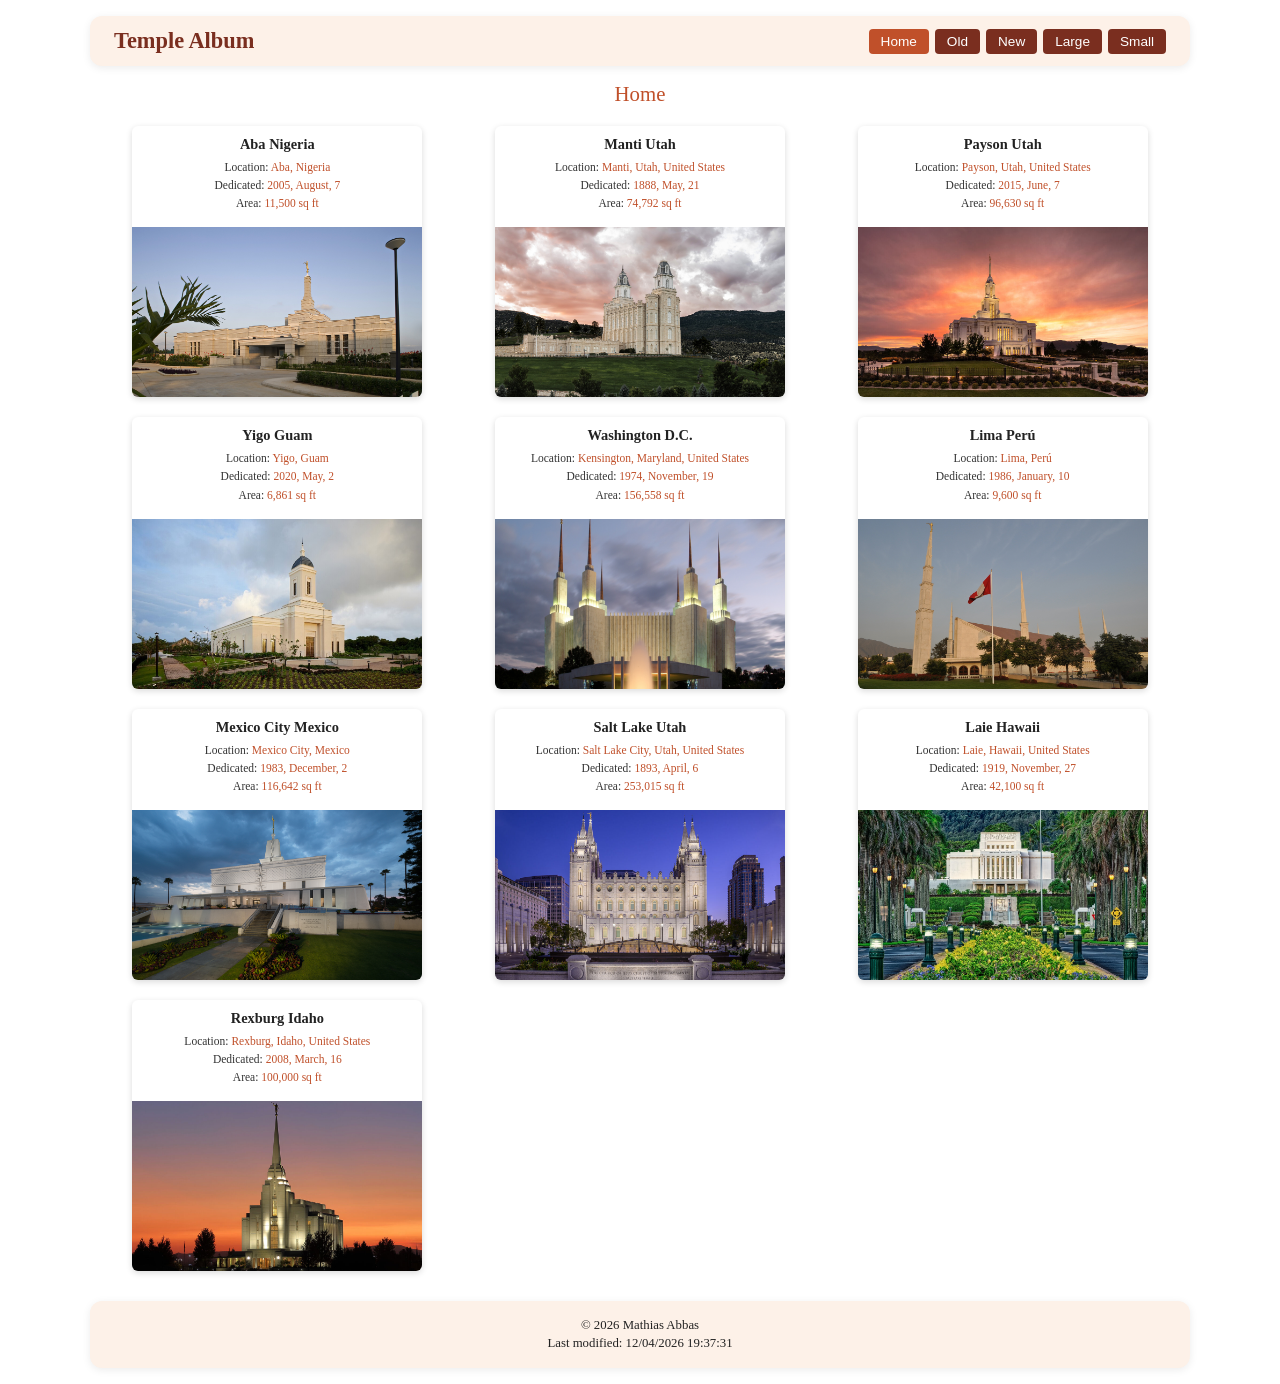
<file: filtered-temples.html>
<!DOCTYPE html>
<html lang="en">
<head>
    <meta charset="UTF-8">
    <meta name="viewport" content="width=device-width, initial-scale=1.0">
    <title>Filtered Temples</title>
    <meta name="description" content="A photo album of temples around the world, filterable by age and size.">
    <link rel="stylesheet" href="filtered-temples.css">
</head>
<body>
    <header class="site-header">
        <h1 class="site-title">Temple Album</h1>
        <nav class="filters">
            <button class="filter-btn active" data-filter="home">Home</button>
            <button class="filter-btn" data-filter="old">Old</button>
            <button class="filter-btn" data-filter="new">New</button>
            <button class="filter-btn" data-filter="large">Large</button>
            <button class="filter-btn" data-filter="small">Small</button>
        </nav>
    </header>

    <main>
        <h2 class="page-heading" id="page-heading">Home</h2>
        <!-- Temple cards are generated by filtered-temples.js -->
        <section class="gallery" id="temple-cards"></section>
    </main>

    <footer class="site-footer">
        <p>&copy; 2026 Mathias Abbas</p>
        <p id="last-modified"></p>
    </footer>

    <script src="filtered-temples.js" defer></script>
</body>
</html>
</file>
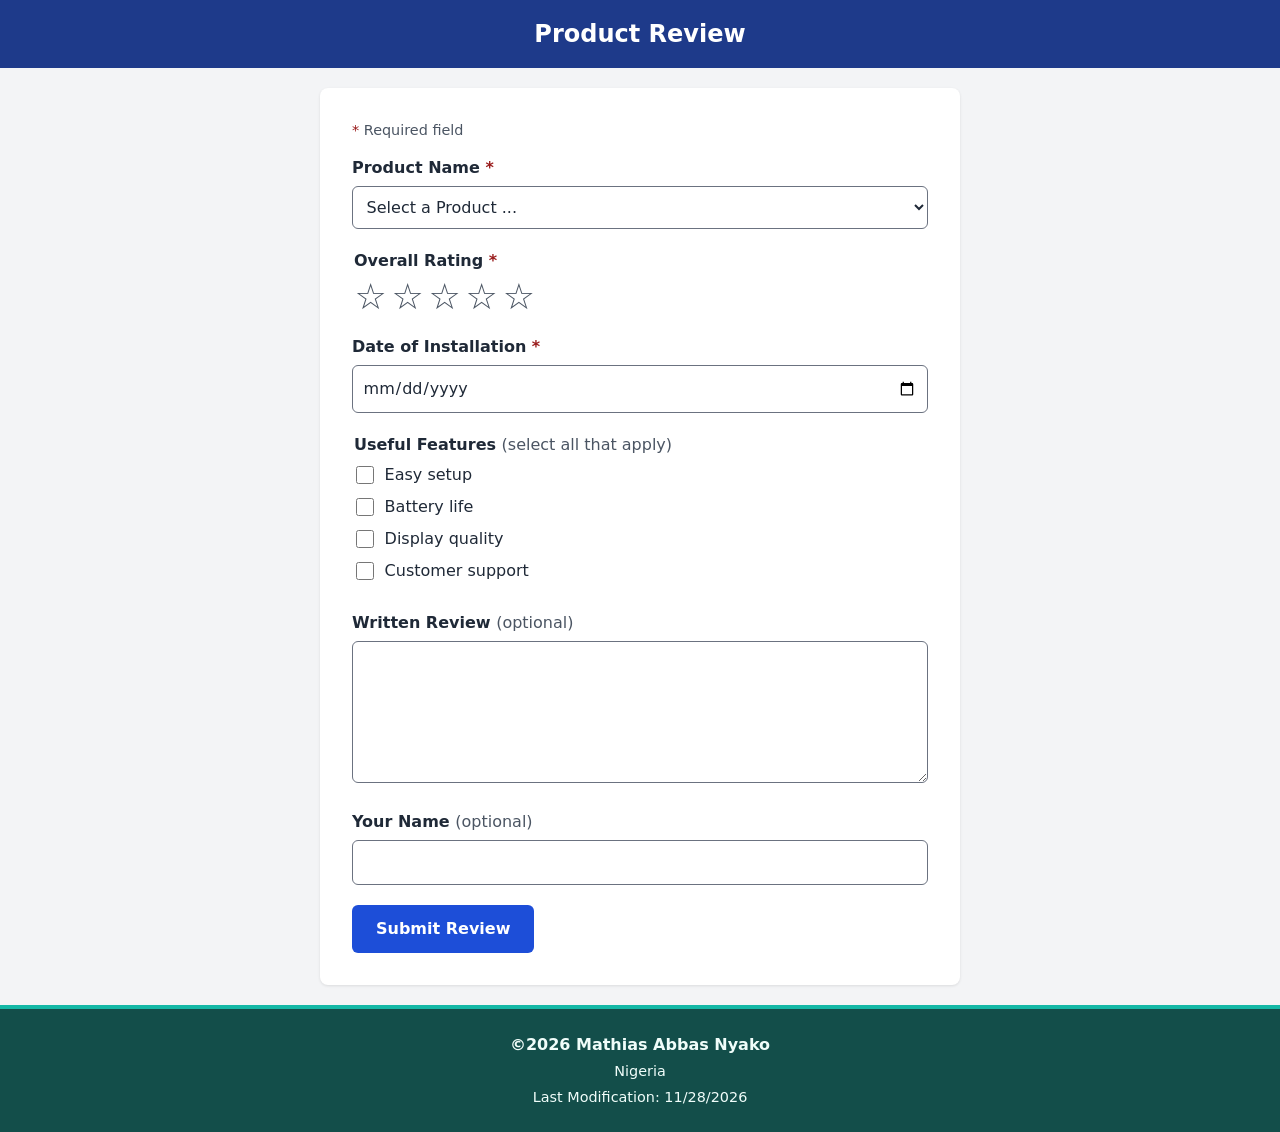
<file: form.html>
<!DOCTYPE html>
<html lang="en">
<head>
  <meta charset="UTF-8">
  <meta name="viewport" content="width=device-width, initial-scale=1.0">
  <meta name="description" content="Submit a review for a product, including its rating, installation date, and useful features.">
  <title>Product Review Form</title>
  <link rel="stylesheet" href="styles/form.css">
</head>
<body>
  <header>
    <h1>Product Review</h1>
  </header>

  <main>
    <form method="get" action="review.html">
      <p class="required-note"><span class="req">*</span> Required field</p>

      <div class="field">
        <label for="product">Product Name <span class="req">*</span></label>
        <select id="product" name="product" required>
          <option value="" disabled selected>Select a Product ...</option>
        </select>
      </div>

      <fieldset class="field">
        <legend>Overall Rating <span class="req">*</span></legend>
        <!-- Stars are in reverse DOM order so the CSS sibling selector can fill them left to right -->
        <div class="stars">
          <input type="radio" id="rate5" name="rating" value="5" class="sr-only" required>
          <label for="rate5"><span class="sr-only">5 stars</span></label>

          <input type="radio" id="rate4" name="rating" value="4" class="sr-only">
          <label for="rate4"><span class="sr-only">4 stars</span></label>

          <input type="radio" id="rate3" name="rating" value="3" class="sr-only">
          <label for="rate3"><span class="sr-only">3 stars</span></label>

          <input type="radio" id="rate2" name="rating" value="2" class="sr-only">
          <label for="rate2"><span class="sr-only">2 stars</span></label>

          <input type="radio" id="rate1" name="rating" value="1" class="sr-only">
          <label for="rate1"><span class="sr-only">1 star</span></label>
        </div>
      </fieldset>

      <div class="field">
        <label for="install-date">Date of Installation <span class="req">*</span></label>
        <input type="date" id="install-date" name="installDate" required>
      </div>

      <fieldset class="field checks">
        <legend>Useful Features <span class="hint">(select all that apply)</span></legend>
        <label for="feat-setup"><input type="checkbox" id="feat-setup" name="features" value="easy-setup"> Easy setup</label>
        <label for="feat-battery"><input type="checkbox" id="feat-battery" name="features" value="battery-life"> Battery life</label>
        <label for="feat-display"><input type="checkbox" id="feat-display" name="features" value="display"> Display quality</label>
        <label for="feat-support"><input type="checkbox" id="feat-support" name="features" value="support"> Customer support</label>
      </fieldset>

      <div class="field">
        <label for="review">Written Review <span class="hint">(optional)</span></label>
        <textarea id="review" name="review" rows="5"></textarea>
      </div>

      <div class="field">
        <label for="user-name">Your Name <span class="hint">(optional)</span></label>
        <input type="text" id="user-name" name="userName" autocomplete="name">
      </div>

      <input type="submit" value="Submit Review">
    </form>
  </main>

  <footer>
    <p>©2026 Mathias Abbas Nyako</p>
    <p>Nigeria</p>
    <p>Last Modification: 11/28/2026</p>
  </footer>

  <script src="scripts/form.js"></script>
</body>
</html>
</file>
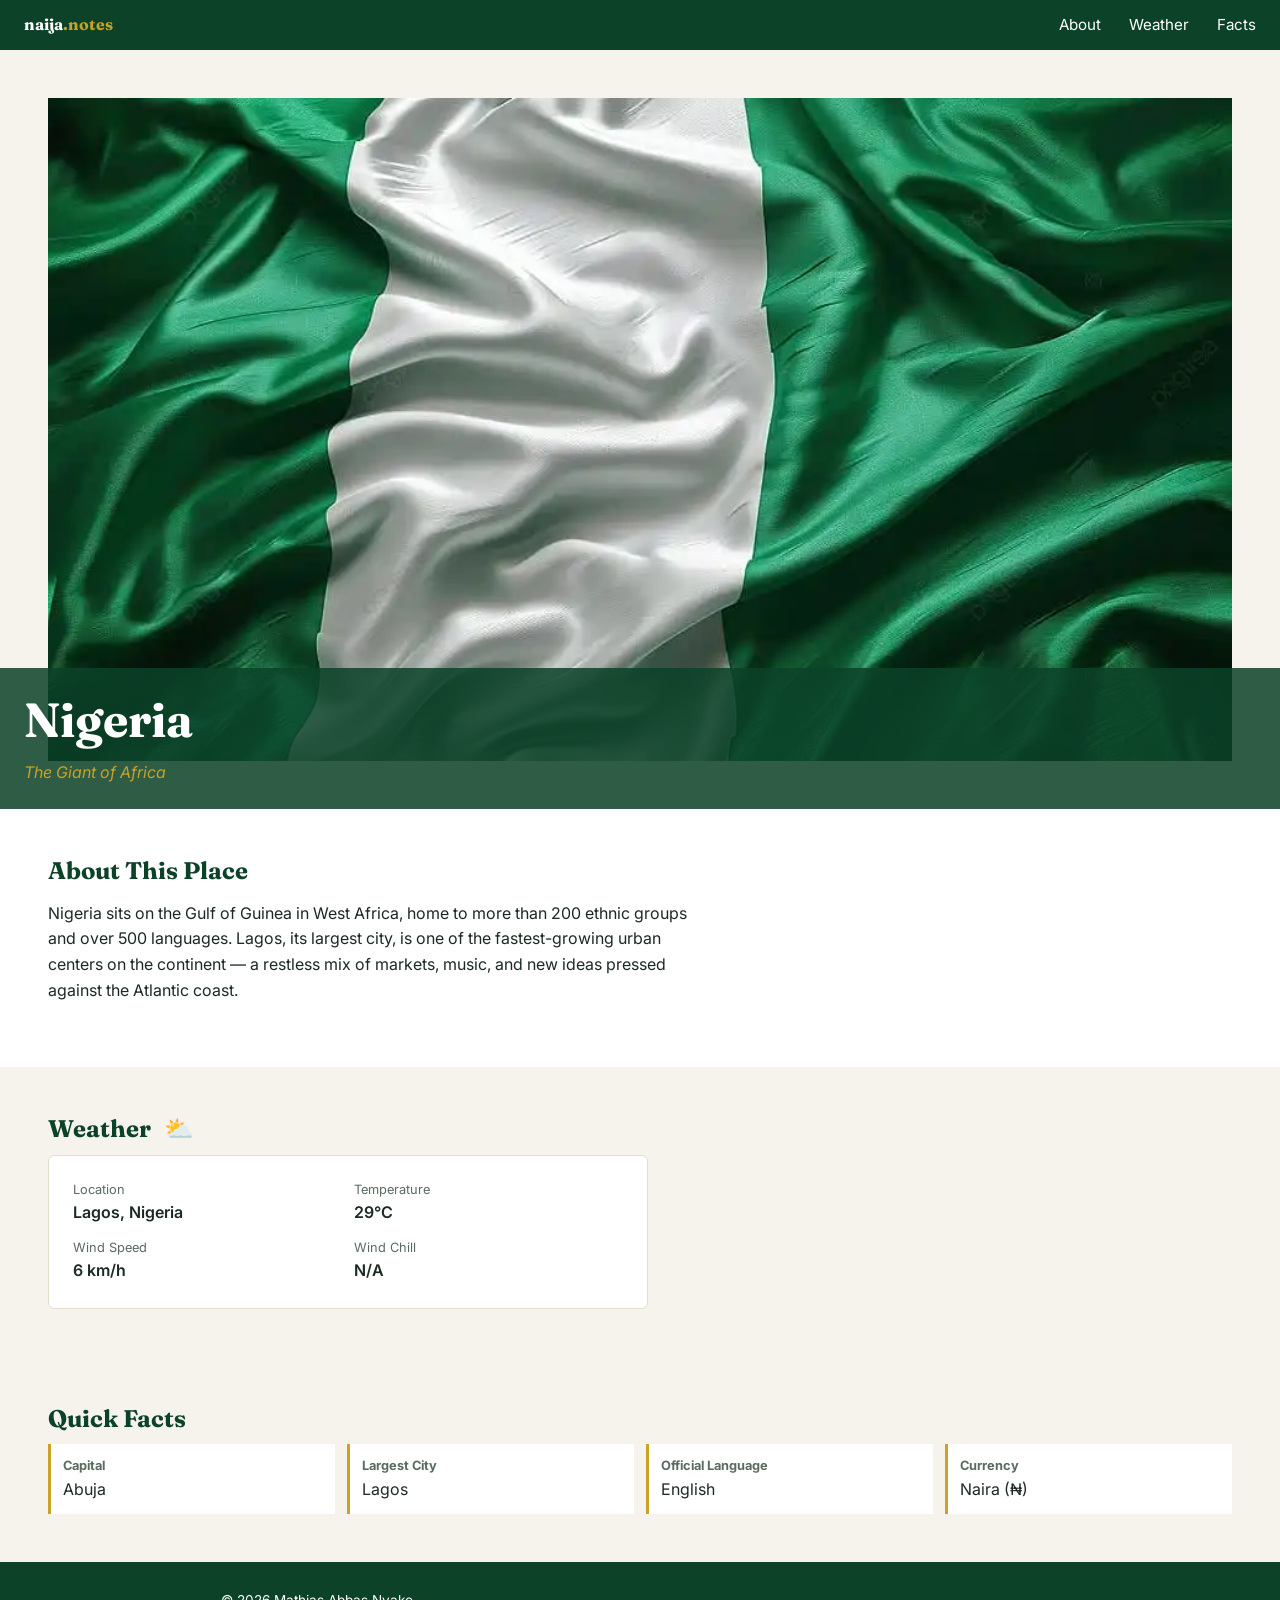
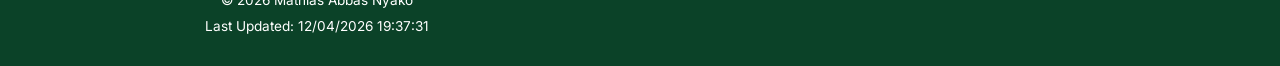
<file: place.html>
<!DOCTYPE html>
<html lang="en">
<head>
  <meta charset="UTF-8" />
  <meta name="viewport" content="width=device-width, initial-scale=1.0" />
  <meta name="author" content="Mathias Abbas Nyako" />
  <title>Nigeria — The Giant of Africa</title>
  <meta name="description" content="Explore Nigeria, including Lagos, its climate, culture, geography, and the places that make it the Giant of Africa.">
  <link rel="preconnect" href="https://fonts.googleapis.com" />
  <link rel="preconnect" href="https://fonts.gstatic.com" crossorigin />
  <link
    href="https://fonts.googleapis.com/css2?family=Fraunces:ital,wght@0,500;0,700;1,500&family=Inter:wght@400;500;600&display=swap"
    rel="stylesheet"
  />

  <link rel="stylesheet" href="styles/place.css" />
  <script src="scripts/place.js" defer></script>
</head>
<body>

  <header class="site-header">
    <p class="wordmark">naija<span>.notes</span></p>
    <nav>
      <a href="#about">About</a>
      <a href="#weather">Weather</a>
      <a href="#facts">Facts</a>
    </nav>
  </header>

  <main>

    <section class="hero">
      <picture>
        <source media="(min-width: 700px)" srcset="images/nigeria-wide.webp" />
        <img
          src="images/nigeria-small.webp"
          alt="Lagos skyline along the lagoon at sunset"
          width="400"
          height="300"
        />
      </picture>
      <div class="hero-text">
        <h1>Nigeria</h1>
        <p class="tagline">The Giant of Africa</p>
      </div>
    </section>

    <section class="intro" id="about">
      <h2>About This Place</h2>
      <p>
        Nigeria sits on the Gulf of Guinea in West Africa, home to more than
        200 ethnic groups and over 500 languages. Lagos, its largest city, is
        one of the fastest-growing urban centers on the continent &mdash; a
        restless mix of markets, music, and new ideas pressed against the
        Atlantic coast.
      </p>
    </section>

    <section class="weather" id="weather">
      <h2 class="weather-heading">Weather</h2>
      <div class="weather-card">
        <img
          class="weather-icon-mobile"
          src="images/weather-icon.svg"
          alt="Partly cloudy sky icon"
          width="48"
          height="48"
        />
        <dl class="weather-stats">
          <div>
            <dt>Location</dt>
            <dd>Lagos, Nigeria</dd>
          </div>
          <div>
            <dt>Temperature</dt>
            <dd><span id="temp">29</span>&deg;C</dd>
          </div>
          <div>
            <dt>Wind Speed</dt>
            <dd><span id="wind">6</span> km/h</dd>
          </div>
          <div>
            <dt>Wind Chill</dt>
            <dd id="windchill">Calculating&hellip;</dd>
          </div>
        </dl>
      </div>
    </section>

    <section class="facts" id="facts">
      <h2>Quick Facts</h2>
      <ul class="facts-grid">
        <li><strong>Capital</strong><span>Abuja</span></li>
        <li><strong>Largest City</strong><span>Lagos</span></li>
        <li><strong>Official Language</strong><span>English</span></li>
        <li><strong>Currency</strong><span>Naira (&#8358;)</span></li>
      </ul>
    </section>

  </main>

  <footer class="site-footer">
    <p>&copy; <span id="year"></span> Mathias Abbas Nyako</p>
    <p>Last Updated: <span id="lastModified"></span></p>
  </footer>

</body>
</html>
</file>
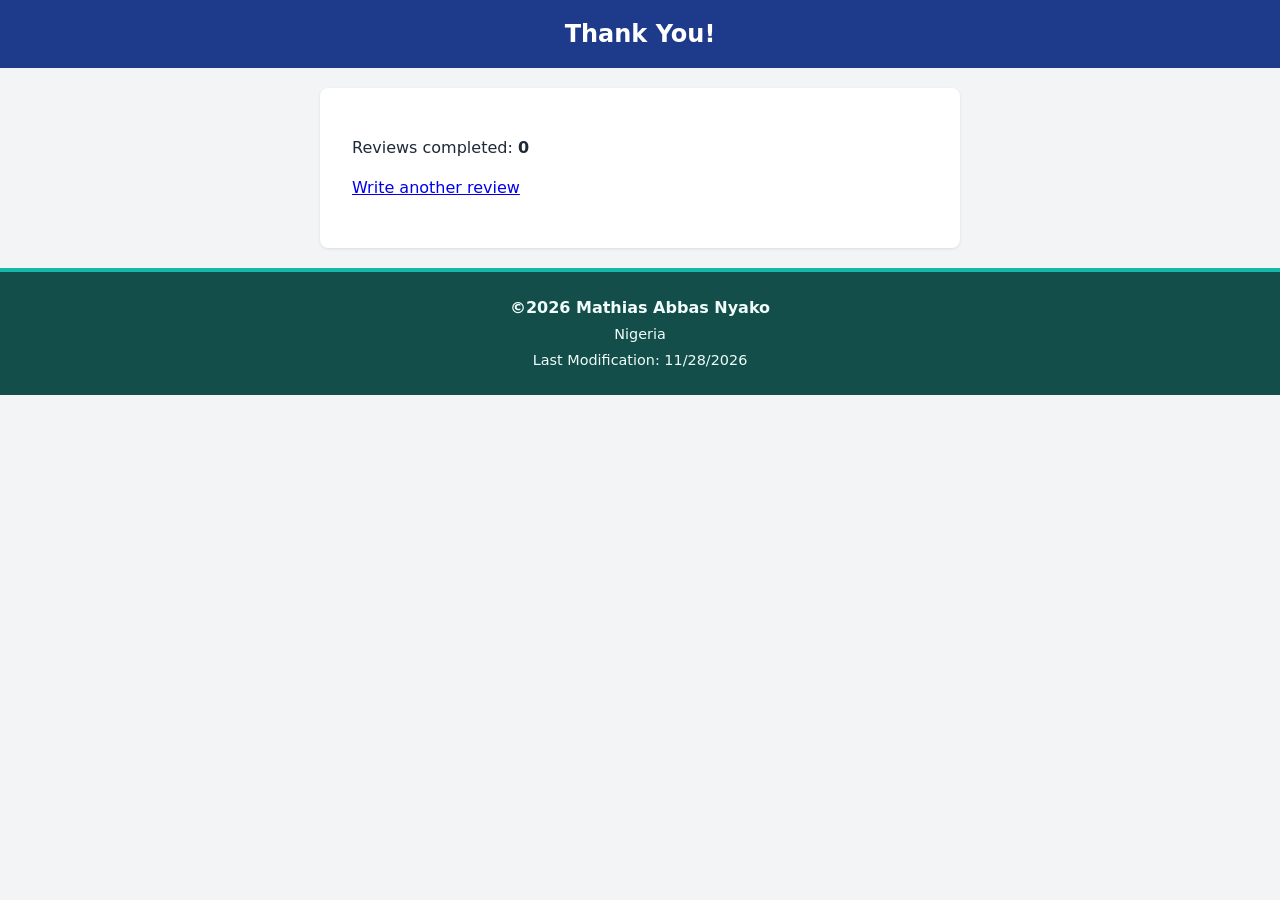
<file: review.html>
<!DOCTYPE html>
<html lang="en">
<head>
  <meta charset="UTF-8">
  <meta name="viewport" content="width=device-width, initial-scale=1.0">
  <meta name="description" content="Thank you page confirming your product review and showing the reviews completed so far.">
  <title>Review Submitted</title>
  <link rel="stylesheet" href="styles/form.css">
</head>
<body>
  <header>
    <h1>Thank You!</h1>
  </header>

  <main>
    <p>Reviews completed: <strong id="count">0</strong></p>
    <div id="summary" aria-live="polite"></div>
    <p><a href="form.html">Write another review</a></p>
  </main>

  <footer>
    <p>©2026 Mathias Abbas Nyako</p>
    <p>Nigeria</p>
    <p>Last Modification: 11/28/2026</p>
  </footer>

  <script src="scripts/review.js"></script>
</body>
</html>
</file>
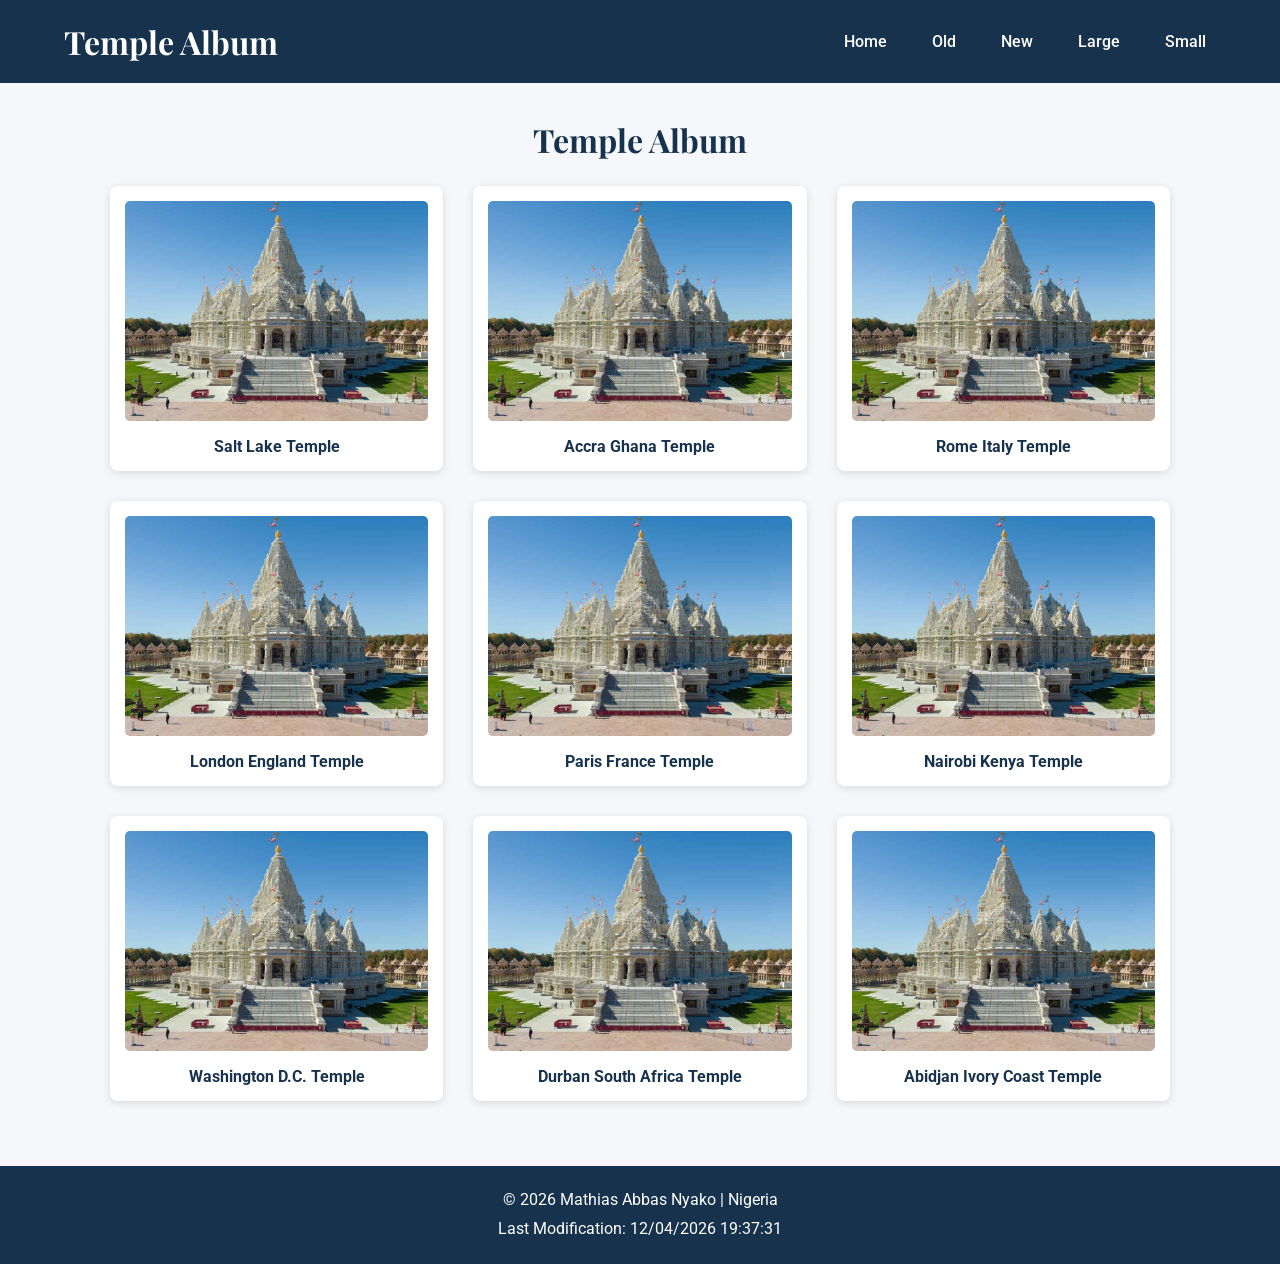
<file: temples.html>
<!DOCTYPE html>
<html lang="en">
<head>
    <meta charset="UTF-8">
    <meta name="viewport" content="width=device-width, initial-scale=1.0">

    <meta name="description" content="Explore a collection of beautiful temples around the world in this Temple Album project.">

    <meta name="author" content="Mathias Abbas Nyako">

    <title>Temple Album | WDD 131</title>

    <!-- Google Fonts -->
    <link rel="preconnect" href="https://fonts.googleapis.com">
    <link rel="preconnect" href="https://fonts.gstatic.com" crossorigin>

    <link href="https://fonts.googleapis.com/css2?family=Roboto:wght@400;500;700&family=Playfair+Display:wght@600;700&display=swap" rel="stylesheet">

    <!-- CSS Files -->
    <link rel="stylesheet" href="styles/temples.css">
    <link rel="stylesheet" href="styles/temples-large.css">

    <!-- JavaScript -->
    <script src="scripts/temples.js" defer></script>
</head>

<body>

    <header>
        <div class="header-content">
            <h2>Temple Album</h2>

            <button id="menu-button" aria-label="Open navigation menu"
                aria-expanded="false" aria-controls="primary-nav">
                ☰
            </button>
        </div>

        <nav>
            <ul id="primary-nav" class="menu">
                <li><a href="temples.html">Home</a></li>
                <li><a href="#">Old</a></li>
                <li><a href="#">New</a></li>
                <li><a href="#">Large</a></li>
                <li><a href="#">Small</a></li>
            </ul>
        </nav>
    </header>

    <main>
        <h1>Temple Album</h1>

        <div class="temple-grid">

            <figure>
                <img src="images/temple-placeholder.jpg" alt="Temple building">
                <figcaption>Salt Lake Temple</figcaption>
            </figure>

            <figure>
                <img src="images/temple-placeholder.jpg" alt="Temple building">
                <figcaption>Accra Ghana Temple</figcaption>
            </figure>

            <figure>
                <img src="images/temple-placeholder.jpg" alt="Temple building">
                <figcaption>Rome Italy Temple</figcaption>
            </figure>

            <figure>
                <img src="images/temple-placeholder.jpg" alt="Temple building">
                <figcaption>London England Temple</figcaption>
            </figure>

            <figure>
                <img src="images/temple-placeholder.jpg" alt="Temple building">
                <figcaption>Paris France Temple</figcaption>
            </figure>

            <figure>
                <img src="images/temple-placeholder.jpg" alt="Temple building">
                <figcaption>Nairobi Kenya Temple</figcaption>
            </figure>

            <figure>
                <img src="images/temple-placeholder.jpg" alt="Temple building">
                <figcaption>Washington D.C. Temple</figcaption>
            </figure>

            <figure>
                <img src="images/temple-placeholder.jpg" alt="Temple building">
                <figcaption>Durban South Africa Temple</figcaption>
            </figure>

            <figure>
                <img src="images/temple-placeholder.jpg" alt="Temple building">
                <figcaption>Abidjan Ivory Coast Temple</figcaption>
            </figure>

        </div>
    </main>

    <footer>
        <p>&copy; <span id="currentyear"></span> Mathias Abbas Nyako | Nigeria</p>

        <p>Last Modification: <span id="lastModified"></span></p>
    </footer>

</body>
</html>
</file>
<file: filtered-temples.css>
:root {
    --brand: #7a2e1f;
    --accent: #c0502a;
    --soft: #fdf1e8;
    --text: #222;
}

* {
    box-sizing: border-box;
}

body {
    margin: 0;
    font-family: Georgia, "Times New Roman", serif;
    color: var(--text);
    background: #fff;
}

.site-header {
    display: flex;
    flex-wrap: wrap;
    justify-content: space-between;
    align-items: center;
    gap: 10px;
    max-width: 1100px;
    margin: 16px auto;
    padding: 12px 24px;
    background: var(--soft);
    border-radius: 12px;
    box-shadow: 0 2px 8px rgba(0, 0, 0, 0.08);
}

.site-title {
    margin: 0;
    font-size: 1.4rem;
    color: var(--brand);
}

.filters {
    display: flex;
    gap: 6px;
}

.filter-btn {
    padding: 5px 12px;
    border: none;
    border-radius: 4px;
    background: var(--brand);
    color: #fff;
    font-size: 0.85rem;
    cursor: pointer;
}

.filter-btn:hover,
.filter-btn.active {
    background: var(--accent);
}

main {
    max-width: 1100px;
    margin: 0 auto;
    padding: 0 16px;
}

.page-heading {
    margin: 12px 0 20px;
    text-align: center;
    font-size: 1.3rem;
    font-weight: normal;
    color: var(--accent);
}

.gallery {
    display: grid;
    grid-template-columns: repeat(auto-fill, minmax(260px, 1fr));
    gap: 20px;
    justify-items: center;
}

.card {
    width: 100%;
    max-width: 290px;
    background: #fff;
    border-radius: 6px;
    box-shadow: 0 2px 6px rgba(0, 0, 0, 0.15);
    overflow: hidden;
    text-align: center;
}

.card h3 {
    margin: 10px 0 6px;
    font-size: 0.9rem;
}

.card p {
    margin: 2px 0;
    font-size: 0.72rem;
    line-height: 1.4;
}

.card .label {
    color: #333;
}

.card .value {
    color: var(--accent);
}

.card img {
    display: block;
    width: 100%;
    height: 170px;
    object-fit: cover;
    margin-top: 8px;
}

.card .details {
    padding-bottom: 6px;
}

.site-footer {
    max-width: 1100px;
    margin: 30px auto 16px;
    padding: 14px 24px;
    text-align: center;
    background: var(--soft);
    border-radius: 12px;
    font-size: 0.8rem;
    box-shadow: 0 2px 8px rgba(0, 0, 0, 0.08);
}

.site-footer p {
    margin: 3px 0;
}

@media (max-width: 600px) {
    .site-header {
        justify-content: center;
        text-align: center;
    }
}
</file>
<file: styles/form.css>
:root {
  --ink: #1f2937;
  --muted: #4b5563;
  --bg: #f3f4f6;
  --card: #ffffff;
  --primary: #1d4ed8;
  --primary-dark: #1e40af;
  --header: #1e3a8a;
  --accent: #b45309;
  --danger: #991b1b;
  --border: #6b7280;
  --focus: #2563eb;
  --footer-bg: #134e4a;
  --footer-text: #f0fdfa;
  --footer-accent: #14b8a6;
}

* {
  box-sizing: border-box;
}

body {
  margin: 0;
  font-family: system-ui, Arial, sans-serif;
  background: var(--bg);
  color: var(--ink);
  line-height: 1.5;
}

header {
  background: var(--header);
  color: #ffffff;
  padding: 1rem;
  text-align: center;
}

header h1 {
  margin: 0;
  font-size: 1.5rem;
}

main {
  max-width: 640px;
  margin: 1.25rem auto;
  padding: 1.25rem;
  background: var(--card);
  border-radius: 8px;
  box-shadow: 0 1px 3px rgba(0, 0, 0, 0.1);
}

footer {
  background: var(--footer-bg);
  color: var(--footer-text);
  border-top: 4px solid var(--footer-accent);
  text-align: center;
  padding: 1.25rem 1rem;
  font-size: 0.9rem;
}

footer p {
  margin: 0.25rem 0;
}

footer p:first-child {
  font-weight: 600;
  font-size: 1rem;
}

.field,
fieldset {
  margin: 0 0 1.25rem;
  padding: 0;
  border: 0;
}

label,
legend {
  display: block;
  font-weight: 600;
  margin-bottom: 0.4rem;
}

.req {
  color: var(--danger);
}

.hint {
  font-weight: 400;
  color: var(--muted);
}

.required-note {
  font-size: 0.9rem;
  color: var(--muted);
  margin-top: 0;
}

input[type="text"],
input[type="date"],
select,
textarea {
  width: 100%;
  padding: 0.6rem;
  font: inherit;
  color: var(--ink);
  background: #ffffff;
  border: 1px solid var(--border);
  border-radius: 6px;
}

:focus-visible {
  outline: 3px solid var(--focus);
  outline-offset: 2px;
}

/* Checkboxes */
.checks label {
  display: flex;
  align-items: center;
  gap: 0.5rem;
  font-weight: 400;
  margin-bottom: 0.5rem;
}

.checks input[type="checkbox"] {
  width: 1.1rem;
  height: 1.1rem;
}

/* Star rating */
.stars {
  position: relative;
  display: flex;
  flex-direction: row-reverse;
  justify-content: flex-end;
  font-size: 2.25rem;
  line-height: 1;
}

.stars label {
  display: inline-block;
  margin: 0 0.15rem;
  cursor: pointer;
}

.stars label::before {
  content: "☆";
  color: var(--muted);
}

.stars input:checked ~ label::before {
  content: "★";
  color: var(--accent);
}

.stars input:focus-visible + label {
  outline: 3px solid var(--focus);
  border-radius: 4px;
}

/* Hides inputs visually but keeps them available to keyboard and screen readers */
.sr-only {
  position: absolute;
  width: 1px;
  height: 1px;
  padding: 0;
  margin: -1px;
  overflow: hidden;
  clip: rect(0 0 0 0);
  white-space: nowrap;
  border: 0;
}

/* Submit button */
input[type="submit"] {
  width: 100%;
  padding: 0.75rem 1.5rem;
  font: inherit;
  font-weight: 600;
  color: #ffffff;
  background: var(--primary);
  border: 0;
  border-radius: 6px;
  cursor: pointer;
}

input[type="submit"]:hover {
  background: var(--primary-dark);
}

/* Summary on review.html */
#summary p {
  margin: 0.3rem 0;
  word-break: break-word;
}

/* Wider screens */
@media (min-width: 700px) {
  main {
    padding: 2rem;
  }

  input[type="submit"] {
    width: auto;
  }
}
</file>
<file: styles/place.css>
/* ===========================
   Global variables
   =========================== */
:root {
  --color-bg: #f6f3ec;
  --color-surface: #ffffff;
  --color-green-deep: #0b4228;
  --color-green: #156b3e;
  --color-gold: #c9a227;
  --color-text: #1c2a22;
  --color-text-muted: #5a6b60;

  --font-display: "Fraunces", serif;
  --font-body: "Inter", sans-serif;

  --space-sm: 0.75rem;
  --space-md: 1.5rem;
  --space-lg: 3rem;

  --radius: 6px;
}

/* ===========================
   Base
   =========================== */
* {
  box-sizing: border-box;
}

body {
  margin: 0;
  font-family: var(--font-body);
  color: var(--color-text);
  background-color: var(--color-bg);
  line-height: 1.6;
}

h1,
h2 {
  font-family: var(--font-display);
  color: var(--color-green-deep);
  line-height: 1.15;
  margin: 0 0 var(--space-sm);
}

p {
  max-width: 65ch;
}

a {
  color: var(--color-green);
}

/* ===========================
   Header
   =========================== */
.site-header {
  display: flex;
  justify-content: space-between;
  align-items: center;
  padding: var(--space-sm) var(--space-md);
  background-color: var(--color-green-deep);
}

.wordmark {
  font-family: var(--font-display);
  font-weight: 700;
  color: #fff;
  margin: 0;
}

.wordmark span {
  color: var(--color-gold);
}

.site-header nav a {
  color: #fff;
  text-decoration: none;
  margin-left: var(--space-md);
  font-size: 0.95rem;
}

.site-header nav a:hover {
  color: var(--color-gold);
}

/* ===========================
   Hero
   =========================== */
.hero {
  position: relative;
}

.hero picture img {
  display: block;
  width: 100%;
  height: auto;
}

.hero-text {
  padding: var(--space-md);
  background-color: var(--color-green-deep);
  color: #fff;
}

.hero-text h1 {
  color: #fff;
  font-size: 2rem;
}

.tagline {
  color: var(--color-gold);
  font-style: italic;
  margin: 0;
}

/* ===========================
   Intro / general sections
   =========================== */
main section {
  padding: var(--space-lg) var(--space-md);
}

.intro {
  background-color: var(--color-surface);
}

/* ===========================
   Weather section
   =========================== */
.weather-card {
  display: flex;
  align-items: center;
  gap: var(--space-md);
  background-color: var(--color-surface);
  border: 1px solid #e3ddce;
  border-radius: var(--radius);
  padding: var(--space-md);
}

.weather-icon-mobile {
  flex-shrink: 0;
}

.weather-stats {
  display: grid;
  grid-template-columns: 1fr 1fr;
  gap: var(--space-sm);
  margin: 0;
  width: 100%;
}

.weather-stats dt {
  font-size: 0.8rem;
  color: var(--color-text-muted);
}

.weather-stats dd {
  margin: 0;
  font-weight: 600;
}

/* ===========================
   Facts
   =========================== */
.facts-grid {
  list-style: none;
  margin: 0;
  padding: 0;
  display: grid;
  grid-template-columns: 1fr 1fr;
  gap: var(--space-sm);
}

.facts-grid li {
  background-color: var(--color-surface);
  border-left: 3px solid var(--color-gold);
  padding: var(--space-sm);
  display: flex;
  flex-direction: column;
}

.facts-grid strong {
  font-size: 0.8rem;
  color: var(--color-text-muted);
}

/* ===========================
   Footer
   =========================== */
.site-footer {
  text-align: center;
  padding: var(--space-md);
  background-color: var(--color-green-deep);
  color: #fff;
  font-size: 0.85rem;
}

.site-footer p {
  margin: 0.25rem 0;
}

/* ===========================
   Wider view (tablet and up)
   =========================== */
@media (min-width: 700px) {
  .hero {
    display: grid;
    grid-template-columns: 1fr;
  }

  .hero-text {
    position: absolute;
    bottom: 0;
    left: 0;
    right: 0;
    background-color: rgba(11, 66, 40, 0.85);
  }

  .hero-text h1 {
    font-size: 3rem;
  }

  main section {
    padding: var(--space-lg) var(--space-lg);
  }

  /* Swap the mobile SVG icon for an emoticon pseudo-element
     placed right after the "Weather" heading */
  .weather-icon-mobile {
    display: none;
  }

  .weather-heading::after {
    content: " \26C5"; /* ⛅ */
    margin-left: 0.5rem;
  }

  .weather-card {
    max-width: 600px;
  }

  .facts-grid {
    grid-template-columns: repeat(4, 1fr);
  }
}
</file>
<file: styles/temples.css>
/* General CSS */

* {
    margin: 0;
    padding: 0;
    box-sizing: border-box;
}

body {
    font-family: 'Roboto', sans-serif;
    background-color: #f5f7fa;
    color: #222;
}

/* Header */

header {
    background-color: #17324d;
    color: white;
    padding: 20px;
}

.header-content {
    display: flex;
    justify-content: space-between;
    align-items: center;
}

header h2 {
    font-family: 'Playfair Display', serif;
    font-size: 1.6rem;
}

#menu-button {
    background: none;
    border: none;
    color: white;
    font-size: 2rem;
    cursor: pointer;
}

/* Navigation */

nav {
    margin-top: 15px;
}

.menu {
    display: none;
    list-style: none;
    flex-direction: column;
    text-align: center;
}

.menu.open {
    display: flex;
}

.menu li {
    padding: 12px;
}

.menu a {
    color: white;
    text-decoration: none;
    font-weight: 500;
}

.menu a:hover {
    color: #ffd166;
    text-decoration: underline;
}

/* Main */

main {
    max-width: 1100px;
    margin: 0 auto;
    padding: 25px 15px;
}

h1 {
    text-align: center;
    font-family: 'Playfair Display', serif;
    margin-bottom: 25px;
    color: #17324d;
}

/* Temple Grid */

.temple-grid {
    display: grid;
    grid-template-columns: 1fr;
    gap: 25px;
}

figure {
    background-color: white;
    padding: 15px;
    text-align: center;
    border-radius: 8px;
    box-shadow: 0 2px 8px rgba(0, 0, 0, 0.12);
}

figure img {
    width: 100%;
    height: 200px;
    object-fit: cover;
    border-radius: 5px;
}

figcaption {
    margin-top: 12px;
    font-weight: 700;
    color: #17324d;
}

/* Footer */

footer {
    background-color: #17324d;
    color: white;
    text-align: center;
    padding: 20px;
    margin-top: 30px;
    line-height: 1.8;
}
</file>
<file: styles/temples-large.css>
/* Large Screen View */

@media screen and (min-width: 700px) {

    /* Header */

    header {
        display: flex;
        justify-content: space-between;
        align-items: center;
        padding: 20px 5%;
    }

    .header-content {
        width: auto;
    }

    header h2 {
        font-size: 2rem;
    }

    /* Hide Hamburger Menu */

    #menu-button {
        display: none;
    }

    /* Navigation */

    nav {
        margin-top: 0;
    }

    .menu {
        display: flex;
        flex-direction: row;
        gap: 25px;
    }

    .menu li {
        padding: 10px;
    }

    .menu a {
        font-size: 1rem;
    }

    /* Temple Grid */

    .temple-grid {
        grid-template-columns: repeat(3, 1fr);
        gap: 30px;
    }

    figure img {
        height: 220px;
    }

    main {
        padding: 35px 20px;
    }

}
</file>
